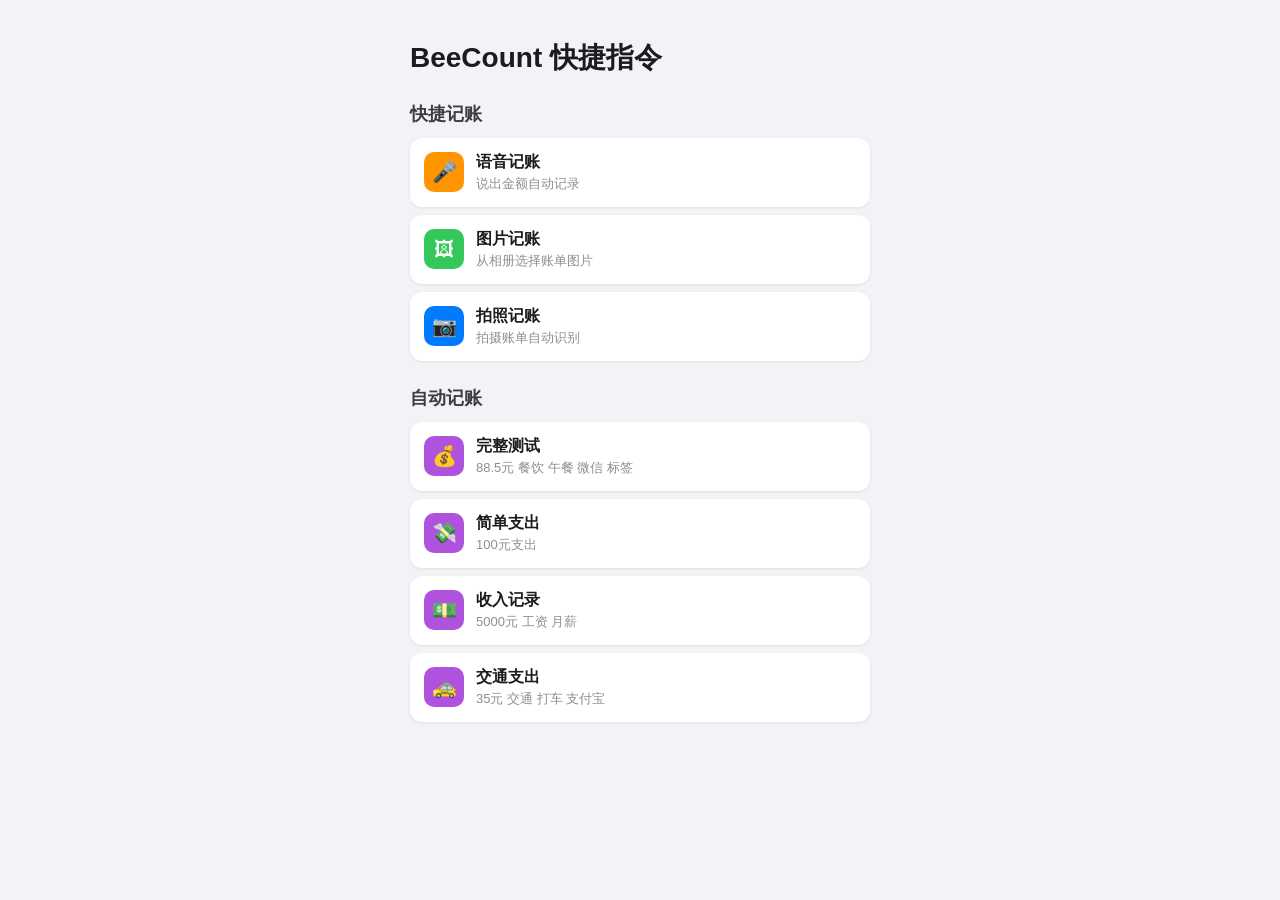
<file: demo/applink_test.html>
<!DOCTYPE html>
<html>
<head>
    <meta charset="UTF-8">
    <meta name="viewport" content="width=device-width, initial-scale=1.0, user-scalable=no">
    <title>BeeCount 快捷指令测试</title>
    <style>
        * { box-sizing: border-box; }
        body {
            font-family: -apple-system, BlinkMacSystemFont, "Segoe UI", Roboto, sans-serif;
            padding: 20px;
            background: #f2f2f7;
            margin: 0;
            max-width: 500px;
            margin: 0 auto;
        }
        h1 { color: #1c1c1e; font-size: 28px; margin-bottom: 20px; }
        h2 { color: #3c3c43; font-size: 18px; margin: 25px 0 12px; }
        .shortcut {
            display: flex;
            align-items: center;
            background: white;
            color: #1c1c1e;
            padding: 14px;
            margin: 8px 0;
            border-radius: 12px;
            text-decoration: none;
            font-size: 16px;
            box-shadow: 0 1px 3px rgba(0,0,0,0.08);
        }
        .shortcut:active { background: #e5e5ea; }
        .icon {
            width: 40px;
            height: 40px;
            border-radius: 10px;
            display: flex;
            align-items: center;
            justify-content: center;
            margin-right: 12px;
            font-size: 20px;
            color: white;
        }
        .voice .icon { background: #FF9500; }
        .image .icon { background: #34C759; }
        .camera .icon { background: #007AFF; }
        .add .icon { background: #AF52DE; }
        .content { flex: 1; }
        .title { font-weight: 600; }
        .desc { font-size: 13px; color: #8e8e93; margin-top: 2px; }
    </style>
</head>
<body>
    <h1>BeeCount 快捷指令</h1>

    <h2>快捷记账</h2>

    <a class="shortcut voice" href="beecount://voice">
        <div class="icon">🎤</div>
        <div class="content">
            <div class="title">语音记账</div>
            <div class="desc">说出金额自动记录</div>
        </div>
    </a>

    <a class="shortcut image" href="beecount://image">
        <div class="icon">🖼</div>
        <div class="content">
            <div class="title">图片记账</div>
            <div class="desc">从相册选择账单图片</div>
        </div>
    </a>

    <a class="shortcut camera" href="beecount://camera">
        <div class="icon">📷</div>
        <div class="content">
            <div class="title">拍照记账</div>
            <div class="desc">拍摄账单自动识别</div>
        </div>
    </a>

    <h2>自动记账</h2>

    <a class="shortcut add" href="beecount://add?amount=88.5&type=expense&category=餐饮&note=午餐&account=微信&tags=日常,外卖">
        <div class="icon">💰</div>
        <div class="content">
            <div class="title">完整测试</div>
            <div class="desc">88.5元 餐饮 午餐 微信 标签</div>
        </div>
    </a>

    <a class="shortcut add" href="beecount://add?amount=100&type=expense">
        <div class="icon">💸</div>
        <div class="content">
            <div class="title">简单支出</div>
            <div class="desc">100元支出</div>
        </div>
    </a>

    <a class="shortcut add" href="beecount://add?amount=5000&type=income&category=工资&note=月薪">
        <div class="icon">💵</div>
        <div class="content">
            <div class="title">收入记录</div>
            <div class="desc">5000元 工资 月薪</div>
        </div>
    </a>

    <a class="shortcut add" href="beecount://add?amount=35&type=expense&category=交通&note=打车&account=支付宝">
        <div class="icon">🚕</div>
        <div class="content">
            <div class="title">交通支出</div>
            <div class="desc">35元 交通 打车 支付宝</div>
        </div>
    </a>

</body>
</html>
</file>
